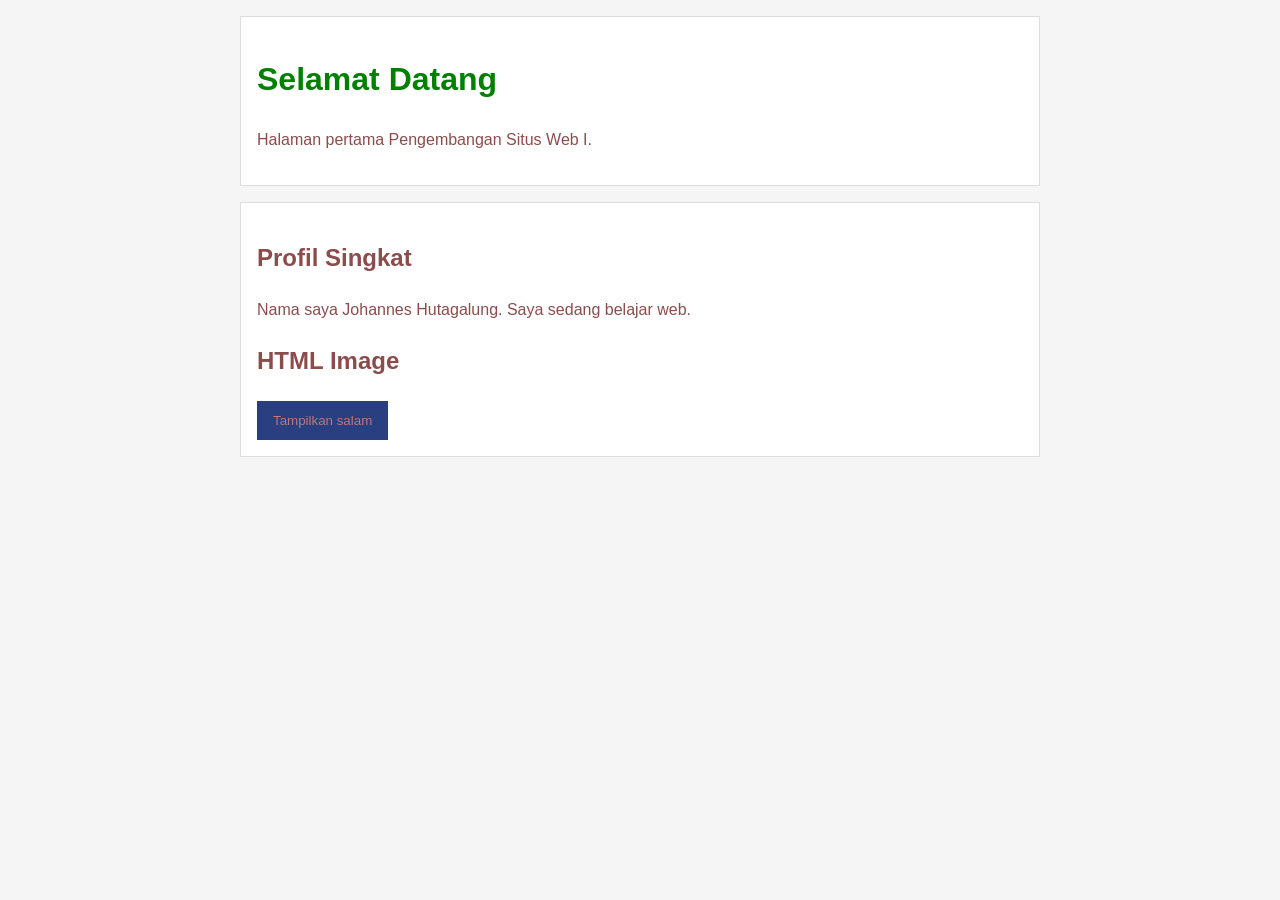
<file: week 9/index.html>
<!doctype html>
<html lang="id">
<head>
 <meta charset="UTF-8">
 <meta name="viewport" content="width=device-width, initial-scale=1.0">
 <title>Halaman Pertama Saya</title>
 <link rel="stylesheet" href="style.css">
</head>
<body>
 <header>
 <h1>Selamat Datang</h1>
 <p>Halaman pertama Pengembangan Situs Web I.</p>
 </header>
 <main>
 <h2>Profil Singkat</h2>
 <p>Nama saya Johannes Hutagalung. Saya sedang belajar web.</p>
 <h2>HTML Image</h2>

 <button type="button" id="greeting-button">Tampilkan salam</button>
 </main>
 <script src="js/main.js"></script>
</body>
</html>
</file>
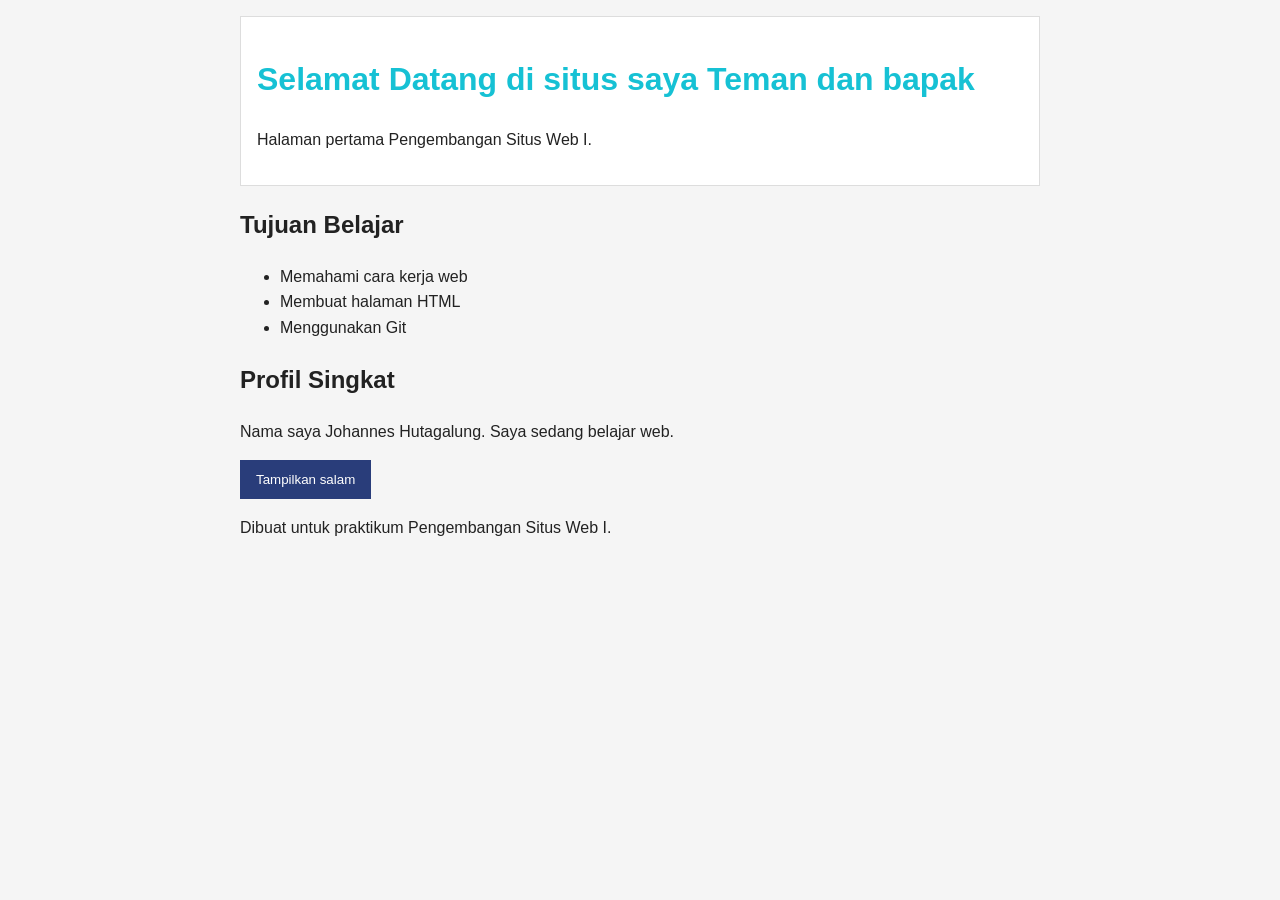
<file: week 1/pswi_d4trpl_w01s02_41426034/index.html>
<!DOCTYPE html>
<html lang="en">
<head>
    <meta charset="UTF-8">
    <meta name="viewport" content="width=device-width, initial-scale=1.0">
    <title>Halaman Pertama Saya</title>
     <link rel="stylesheet" href="css/style.css">
</head>
<body>
     <header>
        <h1>Selamat Datang di situs saya Teman dan bapak</h1>
        <p>Halaman pertama Pengembangan Situs Web I.</p>
    </header>
    <mian>
        <section>
<h2>Tujuan Belajar</h2>
<ul>
<li>Memahami cara kerja web</li>
<li>Membuat halaman HTML</li>
<li>Menggunakan Git</li>
</ul>
        </section>
         <h2>Profil Singkat</h2>    
          <p>Nama saya Johannes Hutagalung. Saya sedang belajar web.</p>
           <button type="button" id="greeting-button">Tampilkan salam</button>
    </mian>
    <footer>
        <p>Dibuat untuk praktikum Pengembangan Situs Web I.</p>
    </footer>
    <script src="js/main.js"></script>
</body>
</html>
</file>
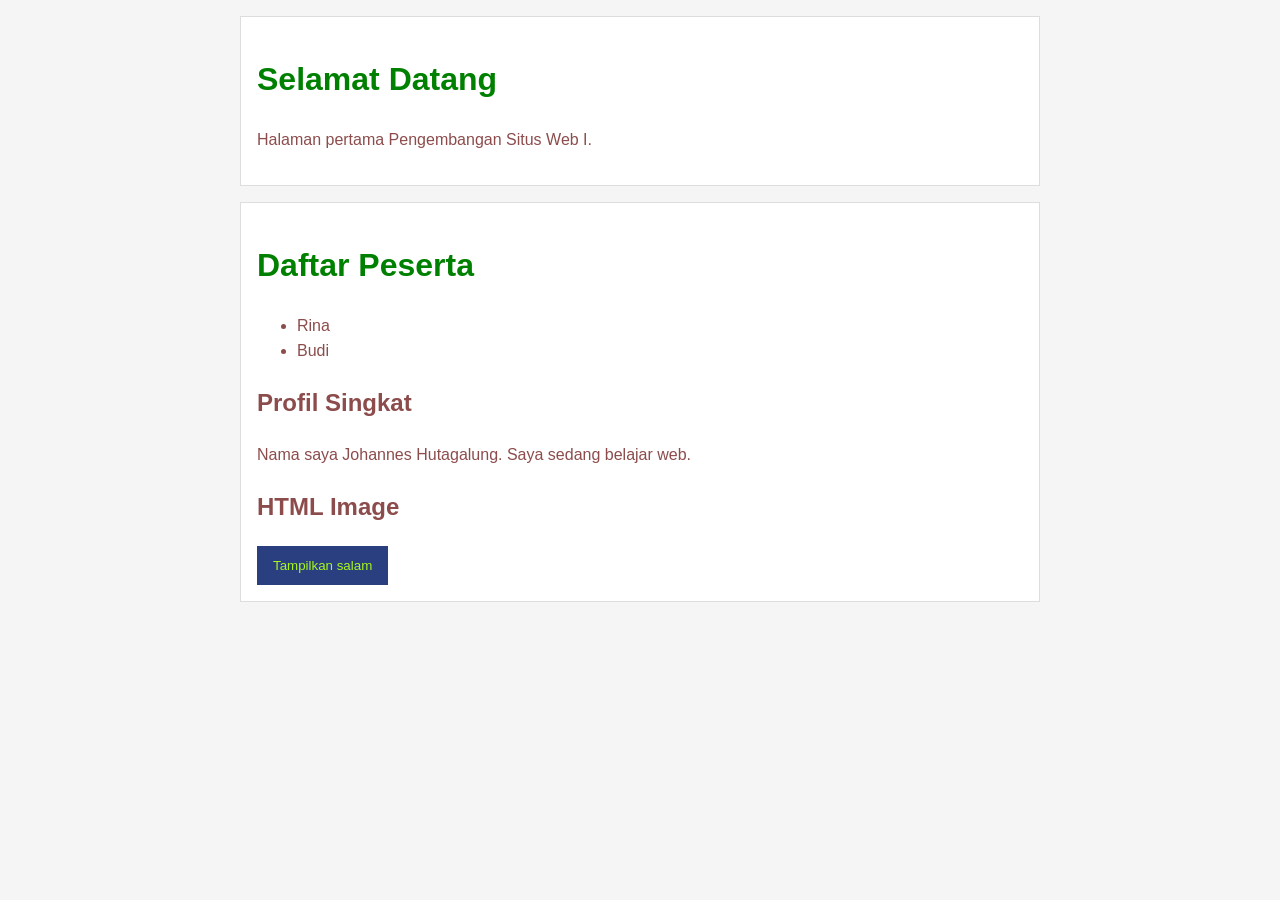
<file: week 10/sesi 2/index.html>
<!doctype html>
<html lang="id">

<head>
    <meta charset="UTF-8">
    <meta name="viewport" content="width=device-width, initial-scale=1.0">
    <title>Halaman Pertama Saya</title>
    <link rel="stylesheet" href="style.css">
</head>

<body>
    <header>
        <h1>Selamat Datang</h1>
        <p>Halaman pertama Pengembangan Situs Web I.</p>
    </header>

    <main>

        <h1>Daftar Peserta</h1>
        <p id="pesan" role="status"></p>
        <ul id="daftar"></ul>

        <h2>Profil Singkat</h2>
        <p>Nama saya Johannes Hutagalung. Saya sedang belajar web.</p>

        <h2>HTML Image</h2>

        <button type="button" id="greeting-button">Tampilkan salam</button>
    </main>

 
    <script src="main.js" defer></script>
</body>

</html>
</file>
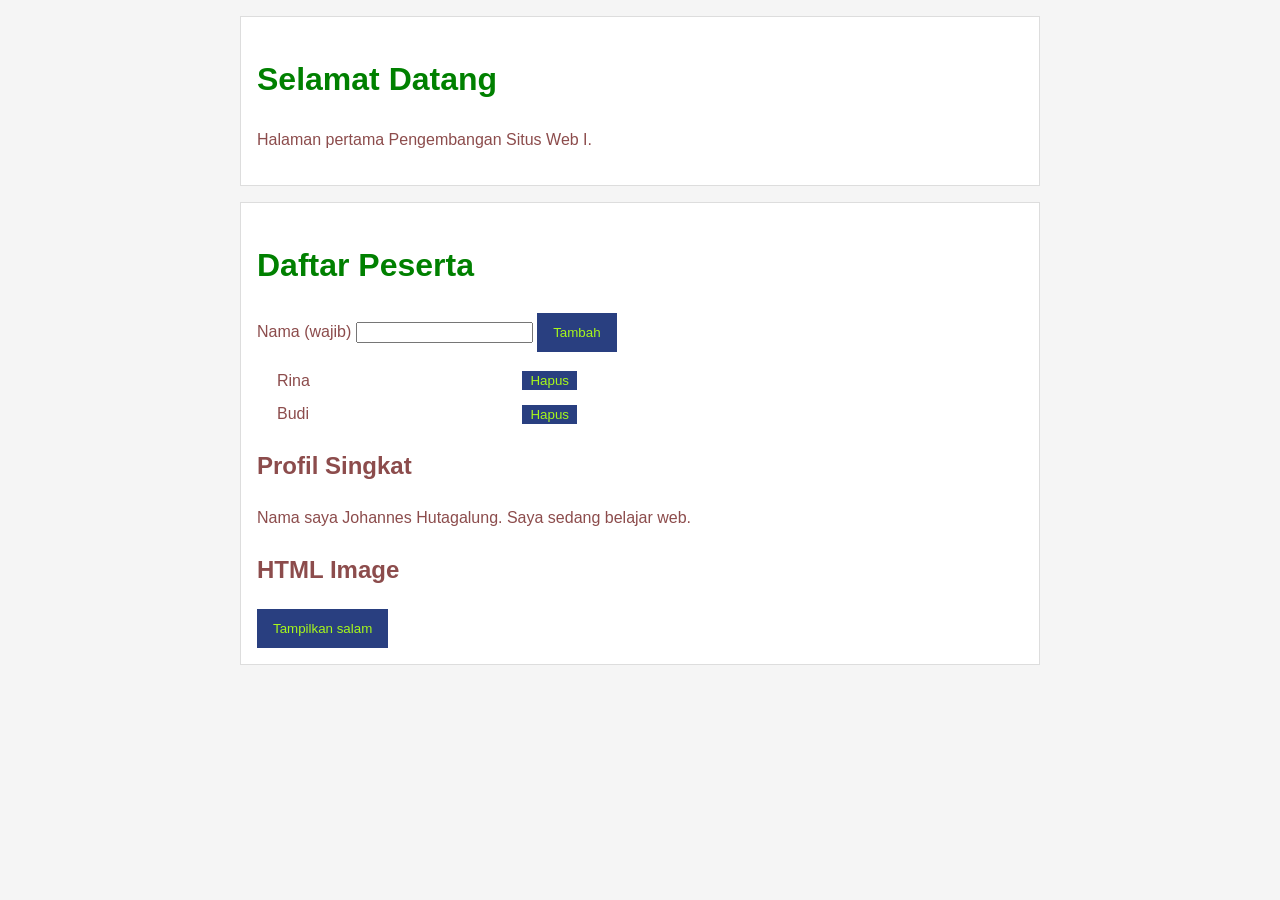
<file: week 10/sesi 3/index.html>
<!doctype html>
<html lang="id">

<head>
    <meta charset="UTF-8">
    <meta name="viewport" content="width=device-width, initial-scale=1.0">
    <title>Halaman Pertama Saya</title>
    <link rel="stylesheet" href="style.css">
</head>

<body>
    <header>
        <h1>Selamat Datang</h1>
        <p>Halaman pertama Pengembangan Situs Web I.</p>
    </header>

    <main>
        <h1>Daftar Peserta</h1>

        <form id="form-peserta">
            <label for="nama">Nama (wajib)</label>
            <input id="nama" name="nama" required>
            <button type="submit">Tambah</button>
        </form>

        <p id="pesan" role="status"></p>
        <ul id="daftar"></ul>

        <h2>Profil Singkat</h2>
        <p>Nama saya Johannes Hutagalung. Saya sedang belajar web.</p>

        <h2>HTML Image</h2>

        <button type="button" id="greeting-button">Tampilkan salam</button>
    </main>

    <script src="main.js" defer></script>
</body>

</html>
</file>
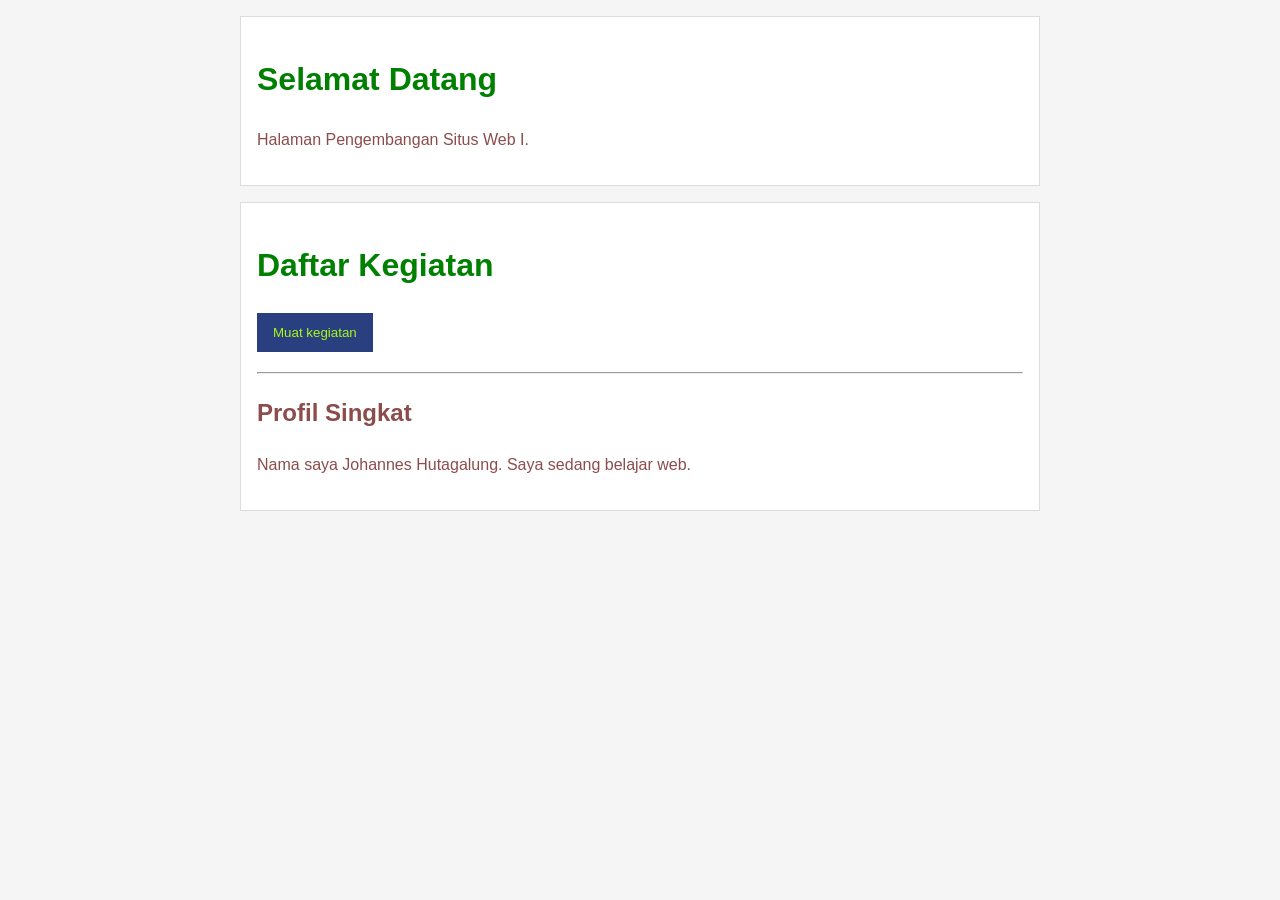
<file: week 11/sesi 2/index.html>
<!doctype html>
<html lang="id">

<head>
    <meta charset="UTF-8">
    <meta name="viewport" content="width=device-width, initial-scale=1.0">
    <title>Halaman Praktikum PSWI</title>
    <link rel="stylesheet" href="style.css">
</head>

<body>
    <header>
        <h1>Selamat Datang</h1>
        <p>Halaman Pengembangan Situs Web I.</p>
    </header>

    <main>
        <h1>Daftar Kegiatan</h1>
        <button id="muat" type="button">Muat kegiatan</button>
        <p id="pesan" role="status"></p>
        <ul id="daftar"></ul>

        <hr style="margin: 20px 0;">

        <h2>Profil Singkat</h2>
        <p>Nama saya Johannes Hutagalung. Saya sedang belajar web.</p>
    </main>

    <script src="main.js" defer></script>
</body>

</html>
</file>
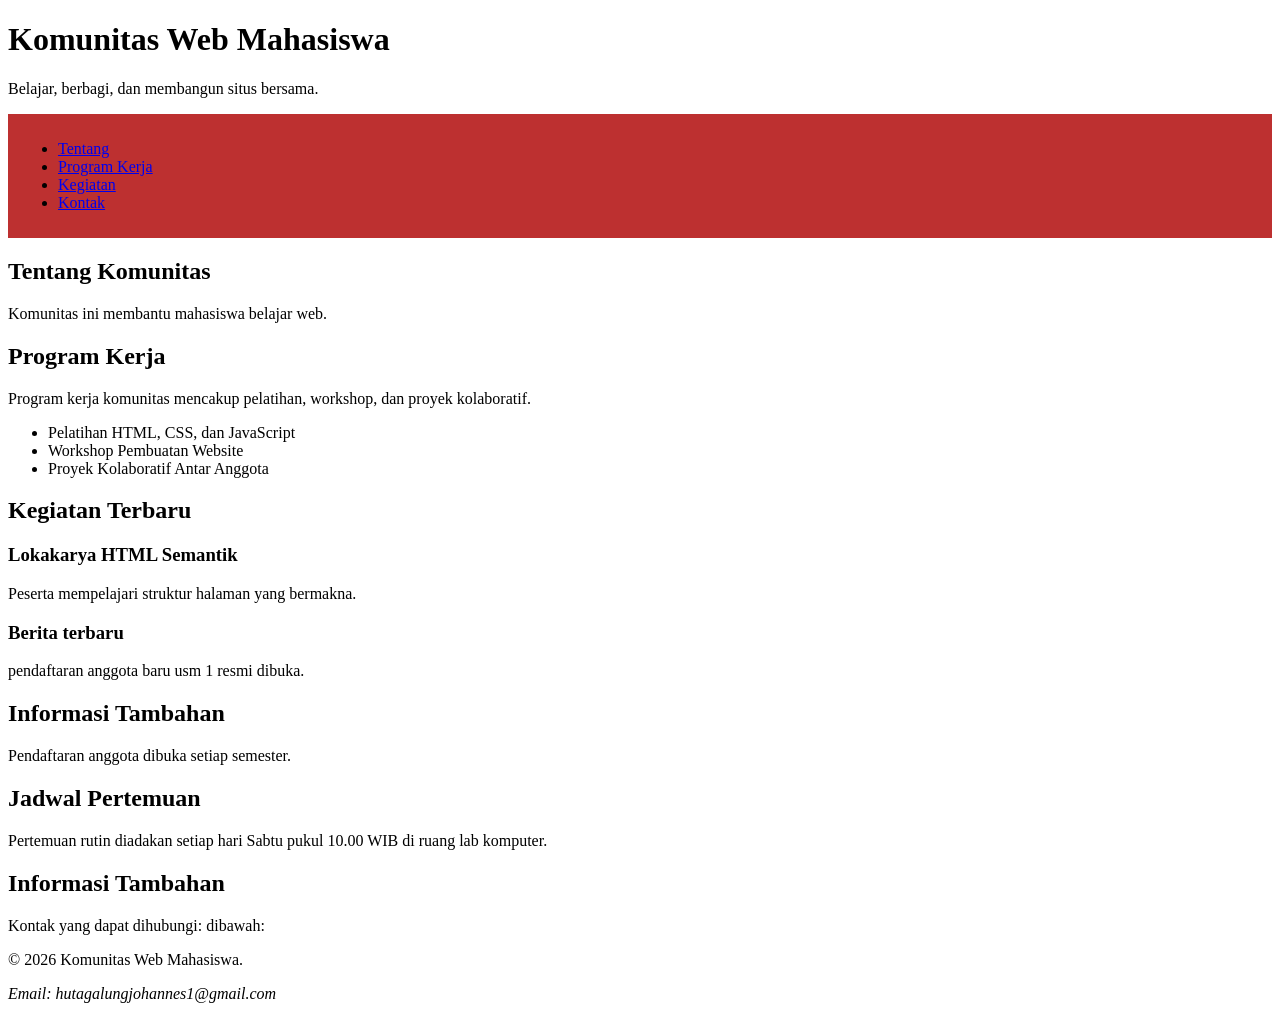
<file: week 2/sesi 2/index.html>
<!doctype html>
<html lang="id">

<head>
    <meta charset="UTF-8">
    <meta name="viewport" content="width=device-width, initial-scale=1.0">
    <title>Profil Organisasi Mahasiswa</title>
    <link rel="stylesheet" href="style.css">
</head>

<body> <!-- Isi halaman ditempatkan di sini --> 
<header>
    <h1>Komunitas Web Mahasiswa</h1>
    <p>Belajar, berbagi, dan membangun situs bersama.</p>
    <nav aria-label="Navigasi utama">
        <ul>
            <li><a href="#tentang">Tentang</a></li>
            <li><a href="#Proker">Program Kerja</a></li>
            <li><a href="#kegiatan">Kegiatan</a></li>
            <li><a href="#kontak">Kontak</a></li>
        </ul>
    </nav>
</header>
<main>
    <section id="tentang">
        <h2>Tentang Komunitas</h2>
        <p>Komunitas ini membantu mahasiswa belajar web.</p>
    </section>

    <!-- 1. Tambahan section untuk Program Kerja dan Kegiatan Terbaru -->
    <section id="Proker">
        <h2>Program Kerja</h2>
        <p>Program kerja komunitas mencakup pelatihan, workshop, dan proyek kolaboratif.</p>
        <ul>
            <li>Pelatihan HTML, CSS, dan JavaScript</li>
            <li>Workshop Pembuatan Website</li>
            <li>Proyek Kolaboratif Antar Anggota</li>
        </ul>
    </section>

    <section id="kegiatan">
        <h2>Kegiatan Terbaru</h2>
        <article>
            <h3>Lokakarya HTML Semantik</h3>
            <p>Peserta mempelajari struktur halaman yang bermakna.</p>
        </article>

        <!-- 2. Tambahan artikel kegiatan terbaru lainnya -->
         <article>
            <h3>Berita terbaru  </h3>
            <p>pendaftaran anggota baru usm 1 resmi dibuka.</p>
        </article>
    </section>
</main>
<aside>
    <h2>Informasi Tambahan</h2>
    <p>Pendaftaran anggota dibuka setiap semester.</p>
    <!-- Jadwal pertemuan lainnya-->
</section>
<h2>Jadwal Pertemuan</h2>
<p>Pertemuan rutin diadakan setiap hari Sabtu pukul 10.00 WIB di ruang lab komputer.
    </section>
</aside>
</p>
</body></aside>
    <h2>Informasi Tambahan</h2>
    <p>Kontak yang dapat dihubungi: dibawah: </p>
</aside>
<footer id="kontak">
    <p>&copy; 2026 Komunitas Web Mahasiswa.</p>
    <address>Email: hutagalungjohannes1@gmail.com </address>
</footer>


</body> <!-- Penutup body -->

</html> <!-- Penutup html -->
</file>
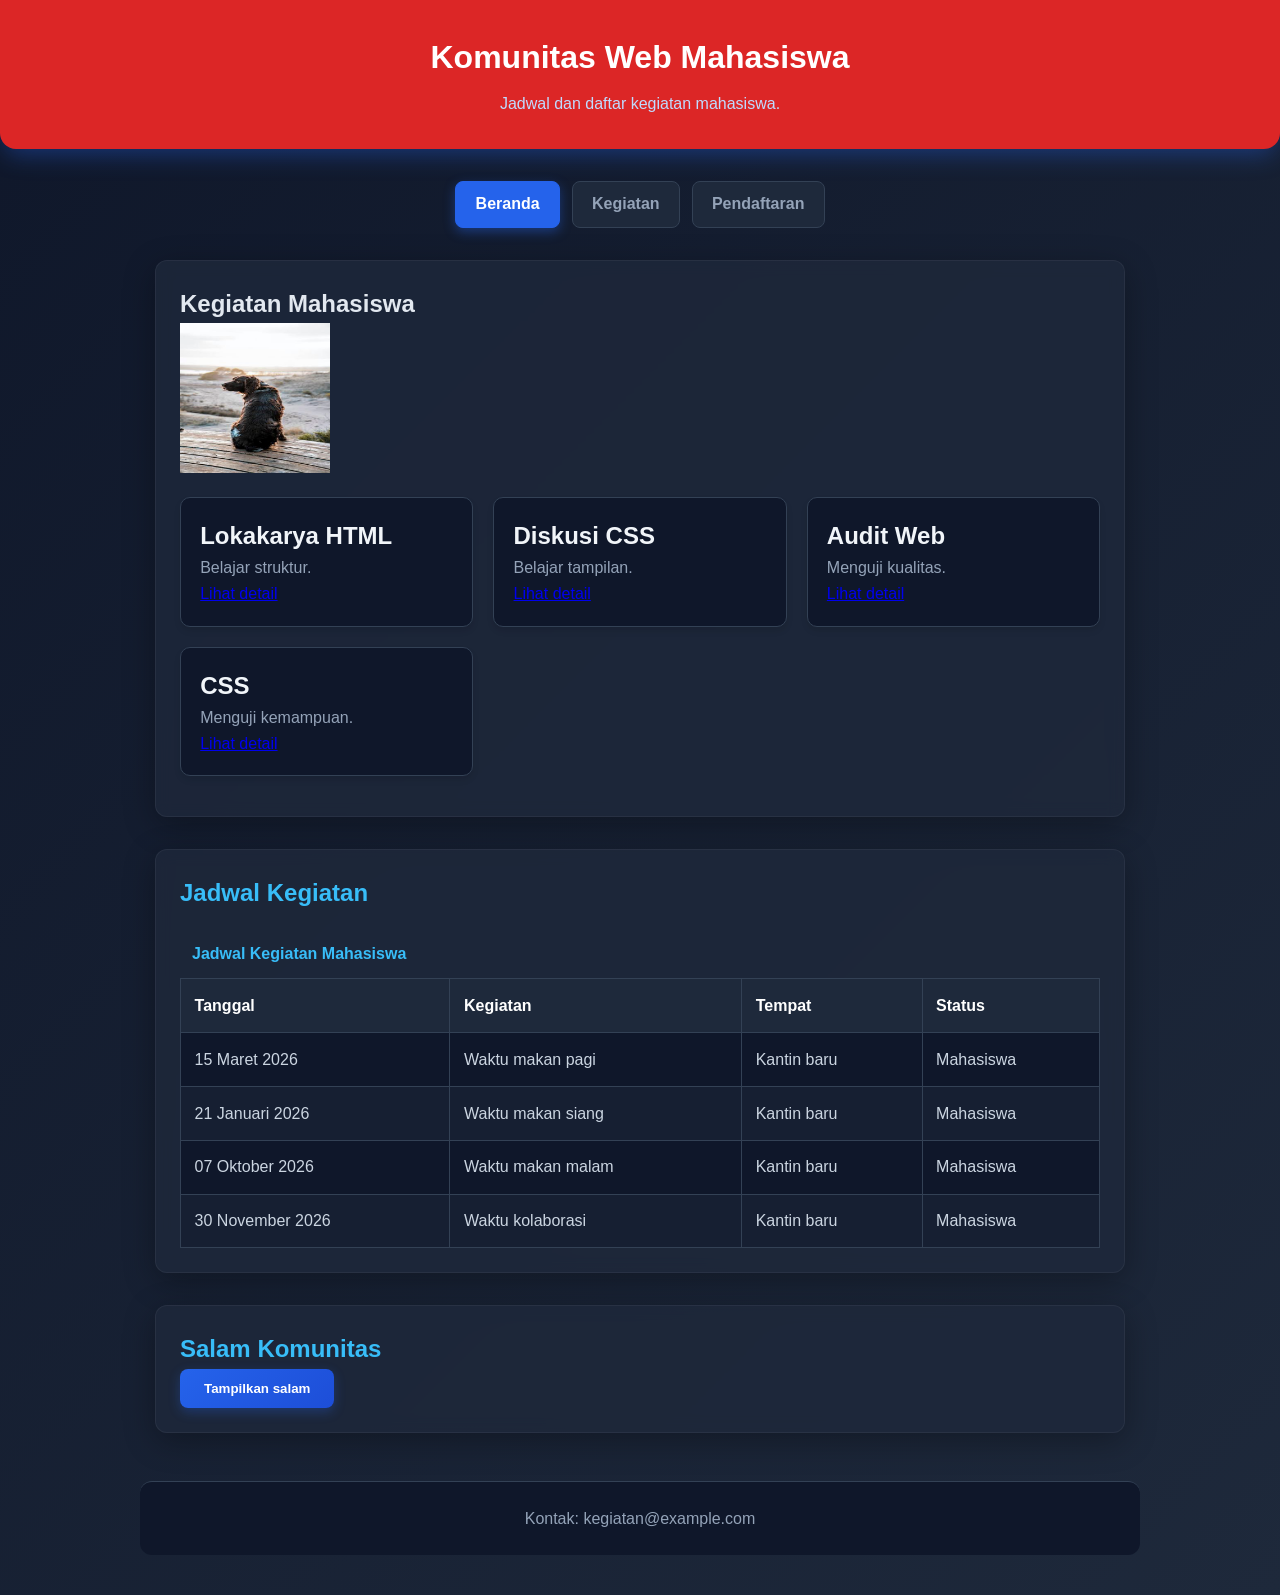
<file: week 7/sesi 3/index.html>
<!doctype html>
<html lang="id">

<head>
    <meta charset="UTF-8">
    <meta name="viewport" content="width=device-width, initial-scale=1.0">
    <meta name="description" content="Jadwal dan daftar kegiatan Komunitas Web Mahasiswa.">
    <title>Beranda | Komunitas Web Mahasiswa</title>
    <link rel="stylesheet" href="css/style.css">
    <script src="main.js" defer></script>
</head>

<body>
    <header>
        <h1>Komunitas Web Mahasiswa</h1>
        <p>Jadwal dan daftar kegiatan mahasiswa.</p>
    </header>

    <nav aria-label="Navigasi utama">
        <ul class="nav-list">
            <li><a href="index.html" aria-current="page">Beranda</a></li>
            <li><a href="kegiatan.html">Kegiatan</a></li>
            <li><a href="daftar.html">Pendaftaran</a></li>
        </ul>
    </nav>

    <main>
        <section id="kegiatan">
            <h2>Kegiatan Mahasiswa</h2>
            <img src="assets/dog.jpg" width="150" height="150" alt="Foto profil">

            <div class="catalog">
                <article class="card">
                    <h2>Lokakarya HTML</h2>
                    <p>Belajar struktur.</p>
                    <a href="daftar.html">Lihat detail</a>
                </article>

                <article class="card">
                    <h2>Diskusi CSS</h2>
                    <p>Belajar tampilan.</p>
                    <a href="daftar.html">Lihat detail</a>
                </article>

                <article class="card">
                    <h2>Audit Web</h2>
                    <p>Menguji kualitas.</p>
                    <a href="daftar.html">Lihat detail</a>
                </article>

                <article class="card">
                    <h2>CSS</h2>
                    <p>Menguji kemampuan.</p>
                    <a href="daftar.html">Lihat detail</a>
                </article>
            </div>
        </section>

        <section class="schedule-section">
            <h2>Jadwal Kegiatan</h2>
            <div class="table-wrapper">
                <table id="jadwal">
                    <caption>Jadwal Kegiatan Mahasiswa</caption>
                    <thead>
                        <tr>
                            <th scope="col">Tanggal</th>
                            <th scope="col">Kegiatan</th>
                            <th scope="col">Tempat</th>
                            <th scope="col">Status</th>
                        </tr>
                    </thead>
                    <tbody>
                        <tr>
                            <td>15 Maret 2026</td>
                            <td>Waktu makan pagi</td>
                            <td>Kantin baru</td>
                            <td>Mahasiswa</td>
                        </tr>
                        <tr>
                            <td>21 Januari 2026</td>
                            <td>Waktu makan siang</td>
                            <td>Kantin baru</td>
                            <td>Mahasiswa</td>
                        </tr>
                        <tr>
                            <td>07 Oktober 2026</td>
                            <td>Waktu makan malam</td>
                            <td>Kantin baru</td>
                            <td>Mahasiswa</td>
                        </tr>
                        <tr>
                            <td>30 November 2026</td>
                            <td>Waktu kolaborasi</td>
                            <td>Kantin baru</td>
                            <td>Mahasiswa</td>
                        </tr>
                    </tbody>
                </table>
            </div>
        </section>

        <section class="greeting-section">
            <h2>Salam Komunitas</h2>
            <button type="button" id="greeting-button">
                Tampilkan salam
            </button>
        </section>
    </main>

    <footer id="kontak">
        <p>Kontak: kegiatan@example.com</p>
    </footer>
</body>

</html>
</file>
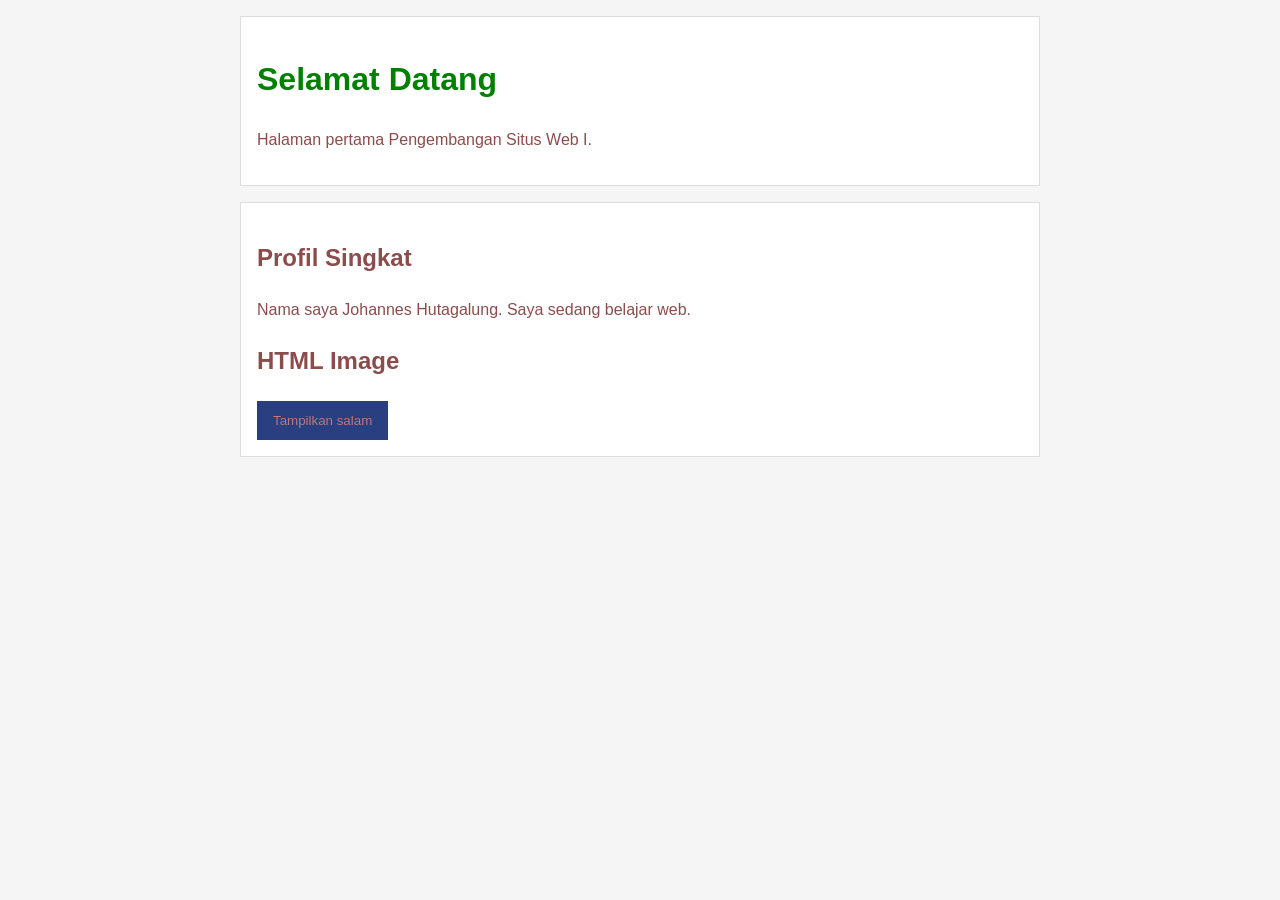
<file: week 9/Folder Baru/index.html>
<!doctype html>
<html lang="id">
<head>
 <meta charset="UTF-8">
 <meta name="viewport" content="width=device-width, initial-scale=1.0">
 <title>Halaman Pertama Saya</title>
 <link rel="stylesheet" href="style.css">
</head>
<body>
 <header>
 <h1>Selamat Datang</h1>
 <p>Halaman pertama Pengembangan Situs Web I.</p>
 </header>
 <main>
 <h2>Profil Singkat</h2>
 <p>Nama saya Johannes Hutagalung. Saya sedang belajar web.</p>
 <h2>HTML Image</h2>

 <button type="button" id="greeting-button">Tampilkan salam</button>
 </main>
 <script src="main.js"></script>
</body>
</html>
</file>
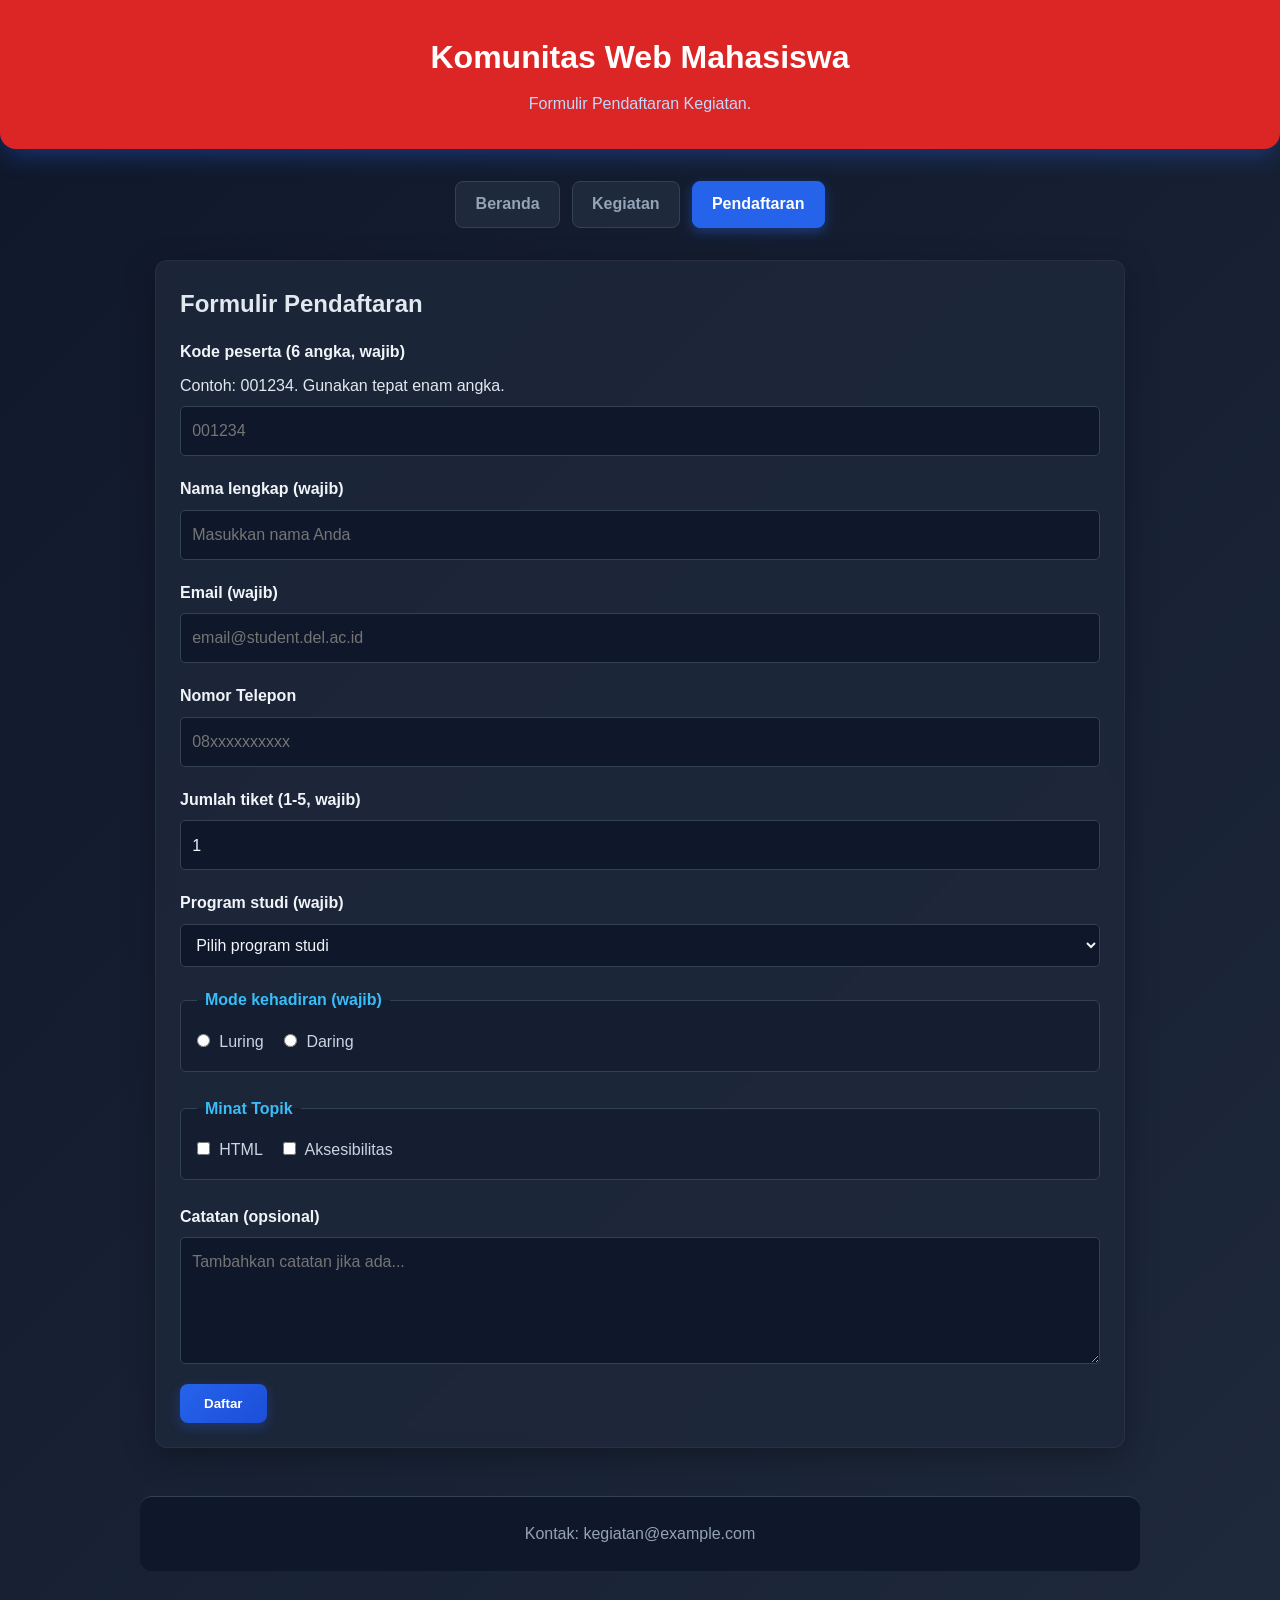
<file: week 7/sesi 3/daftar.html>
<!doctype html>
<html lang="id">

<head>
    <meta charset="UTF-8">
    <meta name="viewport" content="width=device-width, initial-scale=1.0">
    <meta name="description" content="Formulir pendaftaran kegiatan Komunitas Web Mahasiswa.">
    <title>Pendaftaran | Komunitas Web Mahasiswa</title>
    <link rel="stylesheet" href="css/style.css">
    <script src="main.js" defer></script>
</head>

<body>
    <header class="site-header">
        <h1>Komunitas Web Mahasiswa</h1>
        <p>Formulir Pendaftaran Kegiatan.</p>
    </header>

    <nav aria-label="Navigasi utama">
        <ul class="nav-list">
            <li><a href="index.html">Beranda</a></li>
            <li><a href="kegiatan.html">Kegiatan</a></li>
            <li><a href="daftar.html" aria-current="page">Pendaftaran</a></li>
        </ul>
    </nav>

    <main>
        <section>
            <h2>Formulir Pendaftaran</h2>
            <form class="registration-form" action="#" method="get">

                <!-- Kode Peserta -->
                <label for="kode">Kode peserta (6 angka, wajib)</label>
                <p class="form-hint">Contoh: 001234. Gunakan tepat enam angka.</p>
                <input type="text" id="kode" name="kode" required pattern="[0-9]{6}" placeholder="001234">

                <!-- Nama Lengkap -->
                <label for="nama">Nama lengkap (wajib)</label>
                <input type="text" id="nama" name="nama" required placeholder="Masukkan nama Anda">

                <!-- Email -->
                <label for="email">Email (wajib)</label>
                <input type="email" id="email" name="email" required placeholder="email@student.del.ac.id">

                <!-- Nomor Telepon -->
                <label for="telepon">Nomor Telepon</label>
                <input type="tel" id="telepon" name="telepon" placeholder="08xxxxxxxxxx">

                <!-- Jumlah Tiket -->
                <label for="tiket">Jumlah tiket (1-5, wajib)</label>
                <input type="number" id="tiket" name="tiket" min="1" max="5" value="1" required>

                <!-- Program Studi -->
                <label for="prodi">Program studi (wajib)</label>
                <select id="prodi" name="prodi" required>
                    <option value="" disabled selected>Pilih program studi</option>
                    <option value="trpl">D4 Teknologi Rekayasa Perangkat Lunak</option>
                    <option value="ti">S1 Informatika</option>
                    <option value="si">S1 Sistem Informasi</option>
                </select>

                <!-- Mode Kehadiran (Radio Button) -->
                <fieldset class="radio-group">
                    <legend>Mode kehadiran (wajib)</legend>
                    <label><input type="radio" name="kehadiran" value="luring" required> Luring</label>
                    <label><input type="radio" name="kehadiran" value="daring"> Daring</label>
                </fieldset>

                <!-- Minat Topik (Checkbox) -->
                <fieldset class="checkbox-group">
                    <legend>Minat Topik</legend>
                    <label><input type="checkbox" name="topik" value="html"> HTML</label>
                    <label><input type="checkbox" name="topik" value="aksesibilitas"> Aksesibilitas</label>
                </fieldset>

                <!-- Catatan -->
                <label for="catatan">Catatan (opsional)</label>
                <textarea id="catatan" name="catatan" rows="4" placeholder="Tambahkan catatan jika ada..."></textarea>

                <!-- Tombol Submit -->
                <button type="submit">Daftar</button>
            </form>
        </section>
    </main>

    <footer>
        <p>Kontak: kegiatan@example.com</p>
    </footer>
</body>

</html>
</file>
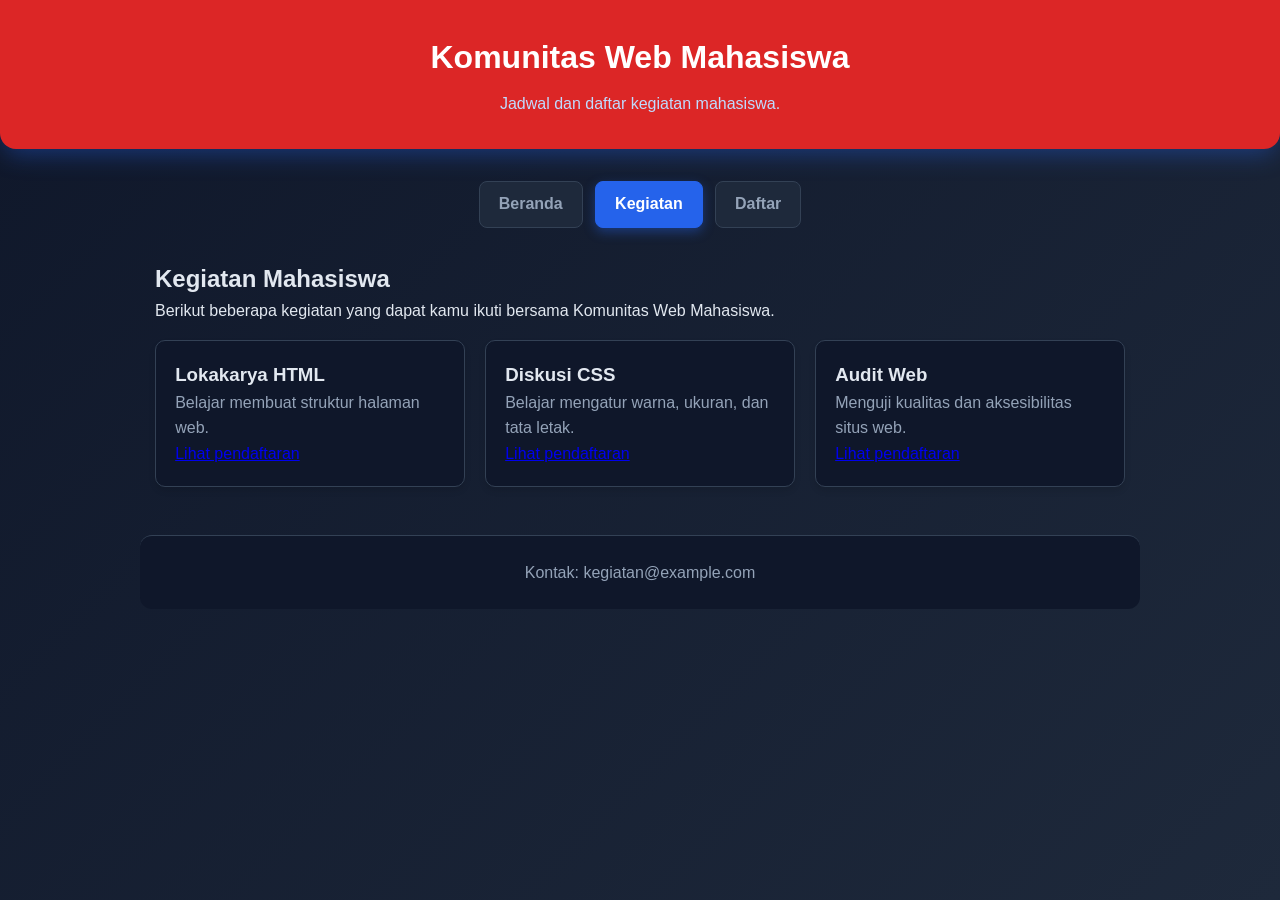
<file: week 7/sesi 3/kegiatan.html>
<!doctype html>
<html lang="id">

<head>
    <meta charset="UTF-8">
    <meta name="viewport" content="width=device-width, initial-scale=1.0">
    <meta name="description" content="Daftar kegiatan Komunitas Web Mahasiswa.">
    <title>Kegiatan | Komunitas Web Mahasiswa</title>
    <link rel="stylesheet" href="css/style.css">
    <script src="main.js" defer></script>
</head>

<body>
    <header class="site-header">
        <h1>Komunitas Web Mahasiswa</h1>
        <p>Jadwal dan daftar kegiatan mahasiswa.</p>
    </header>

    <nav aria-label="Navigasi utama">
        <ul class="nav-list">
            <li><a href="index.html">Beranda</a></li>
            <li><a href="kegiatan.html" aria-current="page">Kegiatan</a></li>
            <li><a href="daftar.html">Daftar</a></li>
        </ul>
    </nav>

    <main>
        <h2>Kegiatan Mahasiswa</h2>
        <p>
            Berikut beberapa kegiatan yang dapat kamu ikuti
            bersama Komunitas Web Mahasiswa.
        </p>

        <div class="catalog">
            <article class="card">
                <h3>Lokakarya HTML</h3>
                <p>Belajar membuat struktur halaman web.</p>
                <a href="daftar.html">Lihat pendaftaran</a>
            </article>

            <article class="card">
                <h3>Diskusi CSS</h3>
                <p>Belajar mengatur warna, ukuran, dan tata letak.</p>
                <a href="daftar.html">Lihat pendaftaran</a>
            </article>

            <article class="card">
                <h3>Audit Web</h3>
                <p>Menguji kualitas dan aksesibilitas situs web.</p>
                <a href="daftar.html">Lihat pendaftaran</a>
            </article>
        </div>
    </main>

    <footer>
        <p>Kontak: kegiatan@example.com</p>
    </footer>
</body>

</html>
</file>
<file: week 9/style.css>
body {
 max-width: 50rem;
 margin: 0 auto;
 padding: 1rem;
 font-family: Arial, sans-serif;
 line-height: 1.6;
 color: #8c4c4c;
 background: #f5f5f5;
}
header, main {
 padding: 1rem; margin-bottom: 1rem;
 background: white; border: 1px solid #ddd;
}
h1 { color: green; }
button { padding: .75rem 1rem; color: rgb(194, 117, 117); background: #293f80; border: 0; }
</file>
<file: week 1/pswi_d4trpl_w01s02_41426034/css/style.css>
body {
     max-width: 50rem;
     margin: 0 auto;
     padding: 1rem;
     font-family: Arial, sans-serif;  
     line-height: 1.6;
     color: #222;
     background: #f5f5f5;
}
header, main {
    padding: 1rem; margin-bottom: 1rem;
    background: white; border: 1px solid #ddd;
}
h1 { color: #16c1d4; }
button { padding: .75rem 1rem; color: white; background: #293d7a; border: 0; }
</file>
<file: week 10/sesi 2/style.css>
body {
    max-width: 50rem;
    margin: 0 auto;
    padding: 1rem;
    font-family: Arial, sans-serif;
    line-height: 1.6;
    color: #8c4c4c;
    background: #f5f5f5;
}

header,
main {
    padding: 1rem;
    margin-bottom: 1rem;
    background: white;
    border: 1px solid #ddd;
}

h1 {
    color: green;
}

button {
    padding: .75rem 1rem;
    color: rgb(167, 248, 26);
    background: #293f80;
    border: 0;
}

#pesan {
    color: #2eb11a;
    font-style: italic;
    margin-top: 10px;
}
</file>
<file: week 10/sesi 3/style.css>
body {
    max-width: 50rem;
    margin: 0 auto;
    padding: 1rem;
    font-family: Arial, sans-serif;
    line-height: 1.6;
    color: #8c4c4c;
    background: #f5f5f5;
}

header,
main {
    padding: 1rem;
    margin-bottom: 1rem;
    background: white;
    border: 1px solid #ddd;
}

h1 {
    color: green;
}

button {
    padding: .75rem 1rem;
    color: rgb(167, 248, 26);
    background: #293f80;
    border: 0;
}

#pesan {
    color: #2eb11a;
    font-style: italic;
    margin-top: 10px;
}

ul {
    list-style-type: disc;
    padding-left: 20px;
}

ul li {
    display: flex;
    justify-content: space-between;
    align-items: center;
    margin-bottom: 8px;
    max-width: 300px;
}

ul li button {
    margin-left: 10px;
    padding: 2px 8px;
    cursor: pointer;
}
</file>
<file: week 11/sesi 2/style.css>
body {
    max-width: 50rem;
    margin: 0 auto;
    padding: 1rem;
    font-family: Arial, sans-serif;
    line-height: 1.6;
    color: #8c4c4c;
    background: #f5f5f5;
}

header,
main {
    padding: 1rem;
    margin-bottom: 1rem;
    background: white;
    border: 1px solid #ddd;
}

h1 {
    color: green;
}

button {
    padding: .75rem 1rem;
    color: rgb(167, 248, 26);
    background: #293f80;
    border: 0;
}

#pesan {
    color: #2eb11a;
    font-style: italic;
    margin-top: 10px;
}

ul {
    list-style-type: disc;
    padding-left: 20px;
}

ul li {
    display: flex;
    justify-content: space-between;
    align-items: center;
    margin-bottom: 8px;
    max-width: 300px;
}

ul li button {
    margin-left: 10px;
    padding: 2px 8px;
    cursor: pointer;
}
</file>
<file: week 2/sesi 2/style.css>
nav{
    display:flex; flex-wrap:wrap; justify-content:space-between; align-items:center; background-color:#bd3030; padding:10px;
}
</file>
<file: week 7/sesi 3/css/style.css>
/* Reset & Pengaturan Dasar */
* {
    box-sizing: border-box;
    margin: 0;
    padding: 0;
}

body {
    font-family: 'Segoe UI', Tahoma, Geneva, Verdana, sans-serif;
    background: linear-gradient(135deg, #0f172a 0%, #1e293b 100%);
    /* Background gelap gradasi yang keren */
    color: #e2e8f0;
    line-height: 1.6;
    min-height: 100vh;
    padding-bottom: 40px;
}

/* Header */
header {
    background: linear-gradient(135deg, #2563eb 0%, #1d4ed8 100%);
    color: white;
    padding: 2rem;
    border-radius: 0 0 16px 16px;
    box-shadow: 0 10px 25px -5px rgba(37, 99, 235, 0.4);
    margin-bottom: 2rem;
    text-align: center;
}

header h1 {
    color: white;
    font-size: 2rem;
    font-weight: 700;
}

header p {
    color: #bfdbfe;
    margin-top: 0.5rem;
}

/* Navigasi Utama */
nav {
    max-width: 1000px;
    margin: 0 auto 2rem auto;
    padding: 0 15px;
}

.nav-list {
    list-style: none;
    display: flex;
    justify-content: center;
    flex-wrap: wrap;
    gap: 12px;
    padding: 0;
}

.nav-list a {
    display: inline-block;
    padding: 0.6rem 1.2rem;
    text-decoration: none;
    border-radius: 8px;
    font-weight: 600;
    background: #1e293b;
    color: #94a3b8;
    border: 1px solid #334155;
    transition: all 0.3s ease;
}

.nav-list a:hover,
.nav-list a[aria-current="page"] {
    color: white;
    background: #2563eb;
    border-color: #2563eb;
    box-shadow: 0 4px 12px rgba(37, 99, 235, 0.4);
}

/* Main & Section */
main {
    max-width: 1000px;
    margin: 0 auto;
    padding: 0 15px;
}

section {
    margin-bottom: 2rem;
    background: rgba(30, 41, 59, 0.8);
    backdrop-filter: blur(8px);
    border: 1px solid rgba(255, 255, 255, 0.05);
    padding: 1.5rem;
    border-radius: 12px;
    box-shadow: 0 8px 32px 0 rgba(0, 0, 0, 0.3);
}

.schedule-section {
    margin-top: 2rem;
}

.schedule-section h2,
.greeting-section h2 {
    color: #38bdf8;
}

/* Katalog Kegiatan (Grid) */
.catalog {
    display: grid;
    grid-template-columns: repeat(auto-fit, minmax(220px, 1fr));
    gap: 20px;
    margin-top: 1rem;
    margin-bottom: 1rem;
}

.card {
    padding: 1.2rem;
    background: #0f172a;
    border: 1px solid #334155;
    border-radius: 10px;
    box-shadow: 0 4px 6px rgba(0, 0, 0, 0.1);
    transition: transform 0.3s ease, border-color 0.3s ease;
}

.card:hover {
    transform: translateY(-4px);
    border-color: #2563eb;
}

.card h2 {
    color: #f1f5f9;
}

.card p {
    color: #94a3b8;
}

/* Tabel Jadwal */
.table-wrapper {
    width: 100%;
    overflow-x: auto;
    margin-top: 1rem;
}

#jadwal {
    width: 100%;
    border-collapse: collapse;
    background: #0f172a;
}

#jadwal caption {
    padding: 0.75rem;
    font-weight: bold;
    text-align: left;
    color: #38bdf8;
}

#jadwal th,
#jadwal td {
    padding: 0.85rem;
    border: 1px solid #334155;
    text-align: left;
    vertical-align: top;
    color: #cbd5e1;
}

#jadwal th {
    color: #ffffff;
    background: #1e293b;
}

#jadwal tbody tr:nth-child(even) {
    background: rgba(30, 41, 59, 0.5);
}

#jadwal tbody tr:hover {
    background: rgba(37, 99, 235, 0.15);
}

/* Figure & Gambar */
figure {
    margin: 1rem 0;
}

figure img {
    display: block;
    max-width: 100%;
    height: auto;
    border-radius: 8px;
    border: 1px solid #334155;
}

figcaption {
    margin-top: 0.5rem;
    color: #94a3b8;
    font-size: 0.9rem;
}

.notice {
    padding: 1rem;
    background: rgba(37, 99, 235, 0.15);
    border-left: 4px solid #2563eb;
    border-radius: 4px;
    color: #93c5fd;
}

/* Form Pendaftaran */
.registration-form {
    display: flex;
    flex-direction: column;
    gap: 0.5rem;
    margin-top: 1rem;
}

.registration-form label {
    font-weight: bold;
    color: #f1f5f9;
}

.registration-form input:not([type="radio"]):not([type="checkbox"]),
.registration-form select,
.registration-form textarea {
    width: 100%;
    min-width: 0;
    padding: 0.7rem;
    margin-bottom: 0.75rem;
    font: inherit;
    color: #f1f5f9;
    background: #0f172a;
    border: 1px solid #334155;
    border-radius: 5px;
}

.registration-form fieldset {
    margin: 0 0 1rem;
    padding: 1rem;
    border: 1px solid #334155;
    border-radius: 6px;
    background: rgba(15, 23, 42, 0.5);
}

.registration-form fieldset legend {
    color: #38bdf8;
    font-weight: bold;
    padding: 0 0.5rem;
}

.registration-form fieldset label {
    display: inline-block;
    margin-right: 1rem;
    font-weight: normal;
    color: #cbd5e1;
}

.registration-form input[type="radio"],
.registration-form input[type="checkbox"] {
    margin-right: 0.3rem;
    accent-color: #2563eb;
}

.registration-form button,
.greeting-section button {
    align-self: flex-start;
    padding: 0.75rem 1.5rem;
    color: white;
    background: linear-gradient(135deg, #2563eb 0%, #1d4ed8 100%);
    border: none;
    border-radius: 8px;
    cursor: pointer;
    font-weight: 600;
    box-shadow: 0 4px 12px rgba(37, 99, 235, 0.3);
    transition: all 0.3s ease;
}

.registration-form button:hover,
.greeting-section button:hover {
    background: linear-gradient(135deg, #1d4ed8 100%, #1e40af 100%);
    transform: translateY(-2px);
    box-shadow: 0 6px 16px rgba(37, 99, 235, 0.5);
}

/* Footer */
footer {
    text-align: center;
    margin-top: 3rem;
    padding: 1.5rem;
    background: #0f172a;
    color: #94a3b8;
    border-top: 1px solid #334155;
    border-radius: 12px;
    max-width: 1000px;
    margin-left: auto;
    margin-right: auto;
}

/* Media Query untuk Layar Kecil */
@media (max-width: 480px) {

    #jadwal th,
    #jadwal td {
        padding: 0.5rem;
        font-size: 0.875rem;
    }

    .registration-form fieldset label {
        margin-bottom: 0.5rem;
    }
}

/* simulasi
*/

header,
.header,
header.site-header {
    background: #dc2626 !important;
    background-color: #dc2626 !important;
}
</file>
<file: week 9/Folder Baru/style.css>
body {
 max-width: 50rem;
 margin: 0 auto;
 padding: 1rem;
 font-family: Arial, sans-serif;
 line-height: 1.6;
 color: #8c4c4c;
 background: #f5f5f5;
}
header, main {
 padding: 1rem; margin-bottom: 1rem;
 background: white; border: 1px solid #ddd;
}
h1 { color: green; }
button { padding: .75rem 1rem; color: rgb(194, 117, 117); background: #293f80; border: 0; }
</file>
